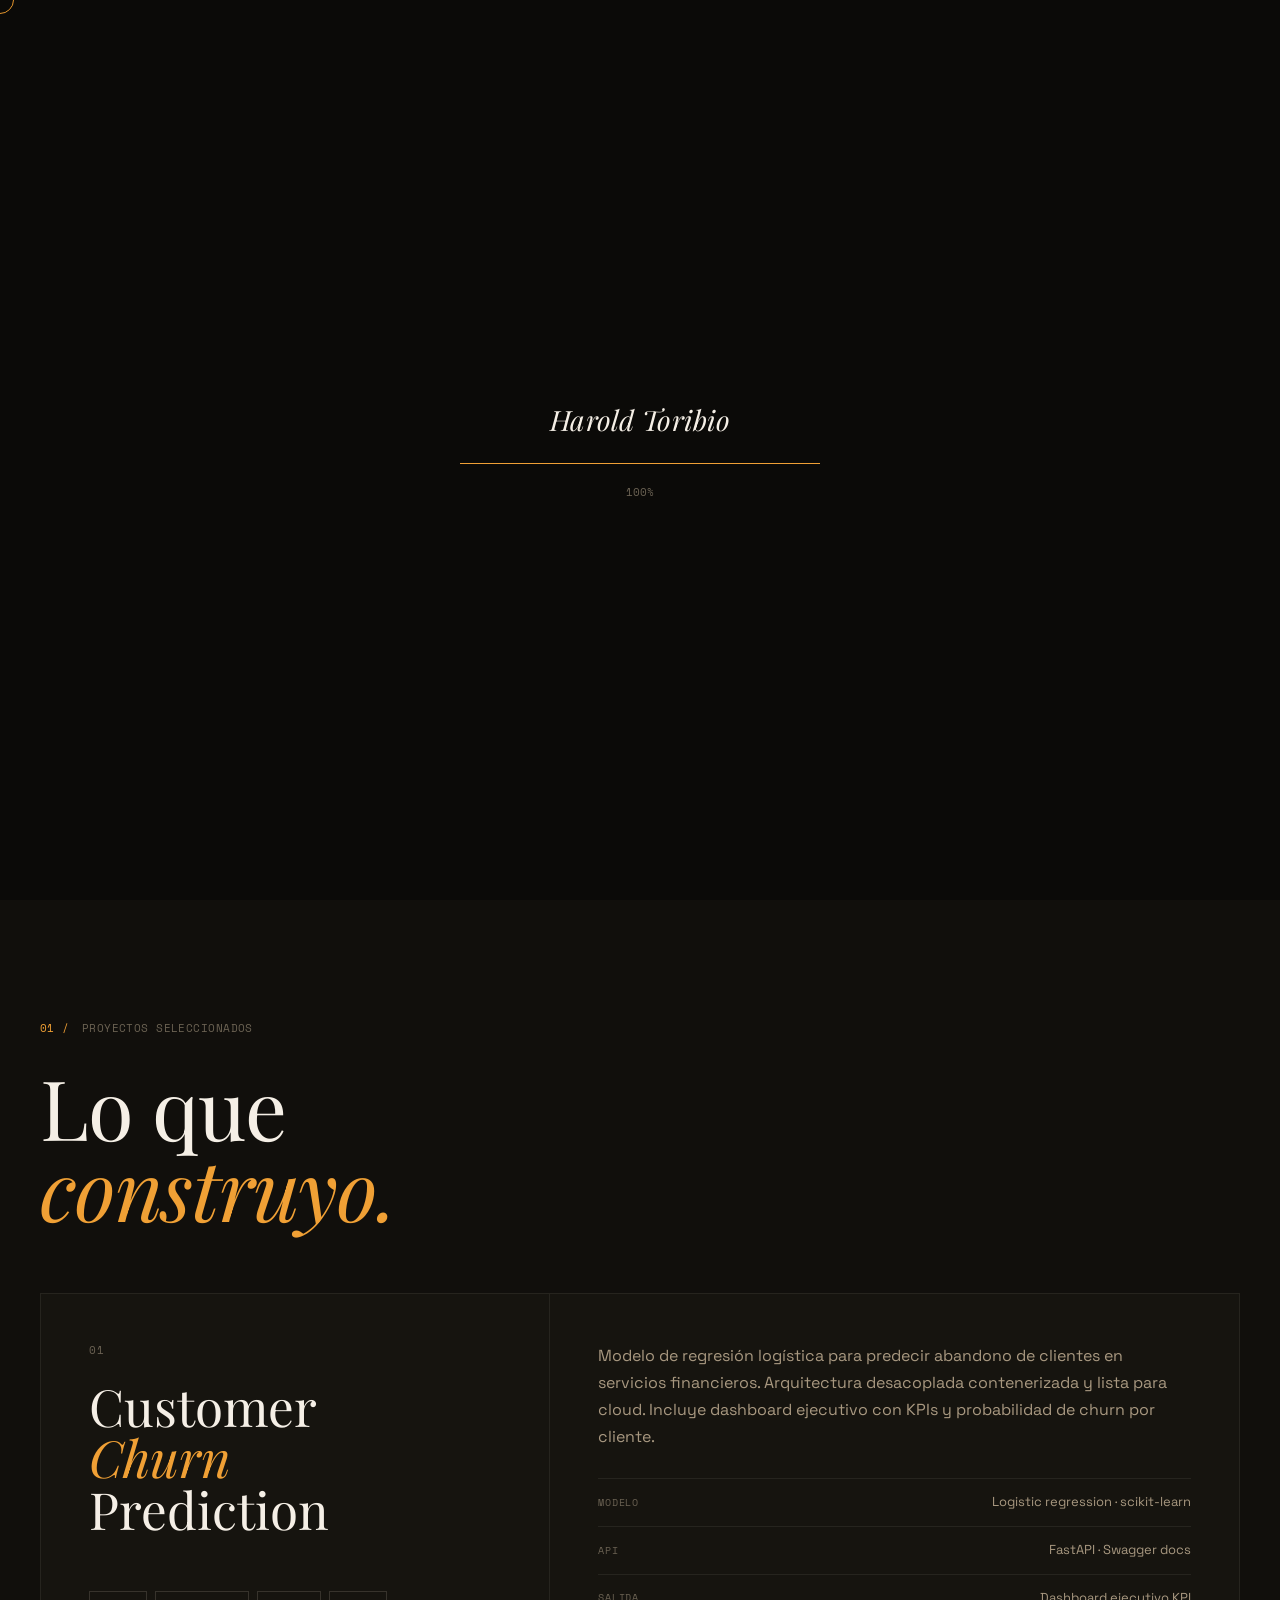
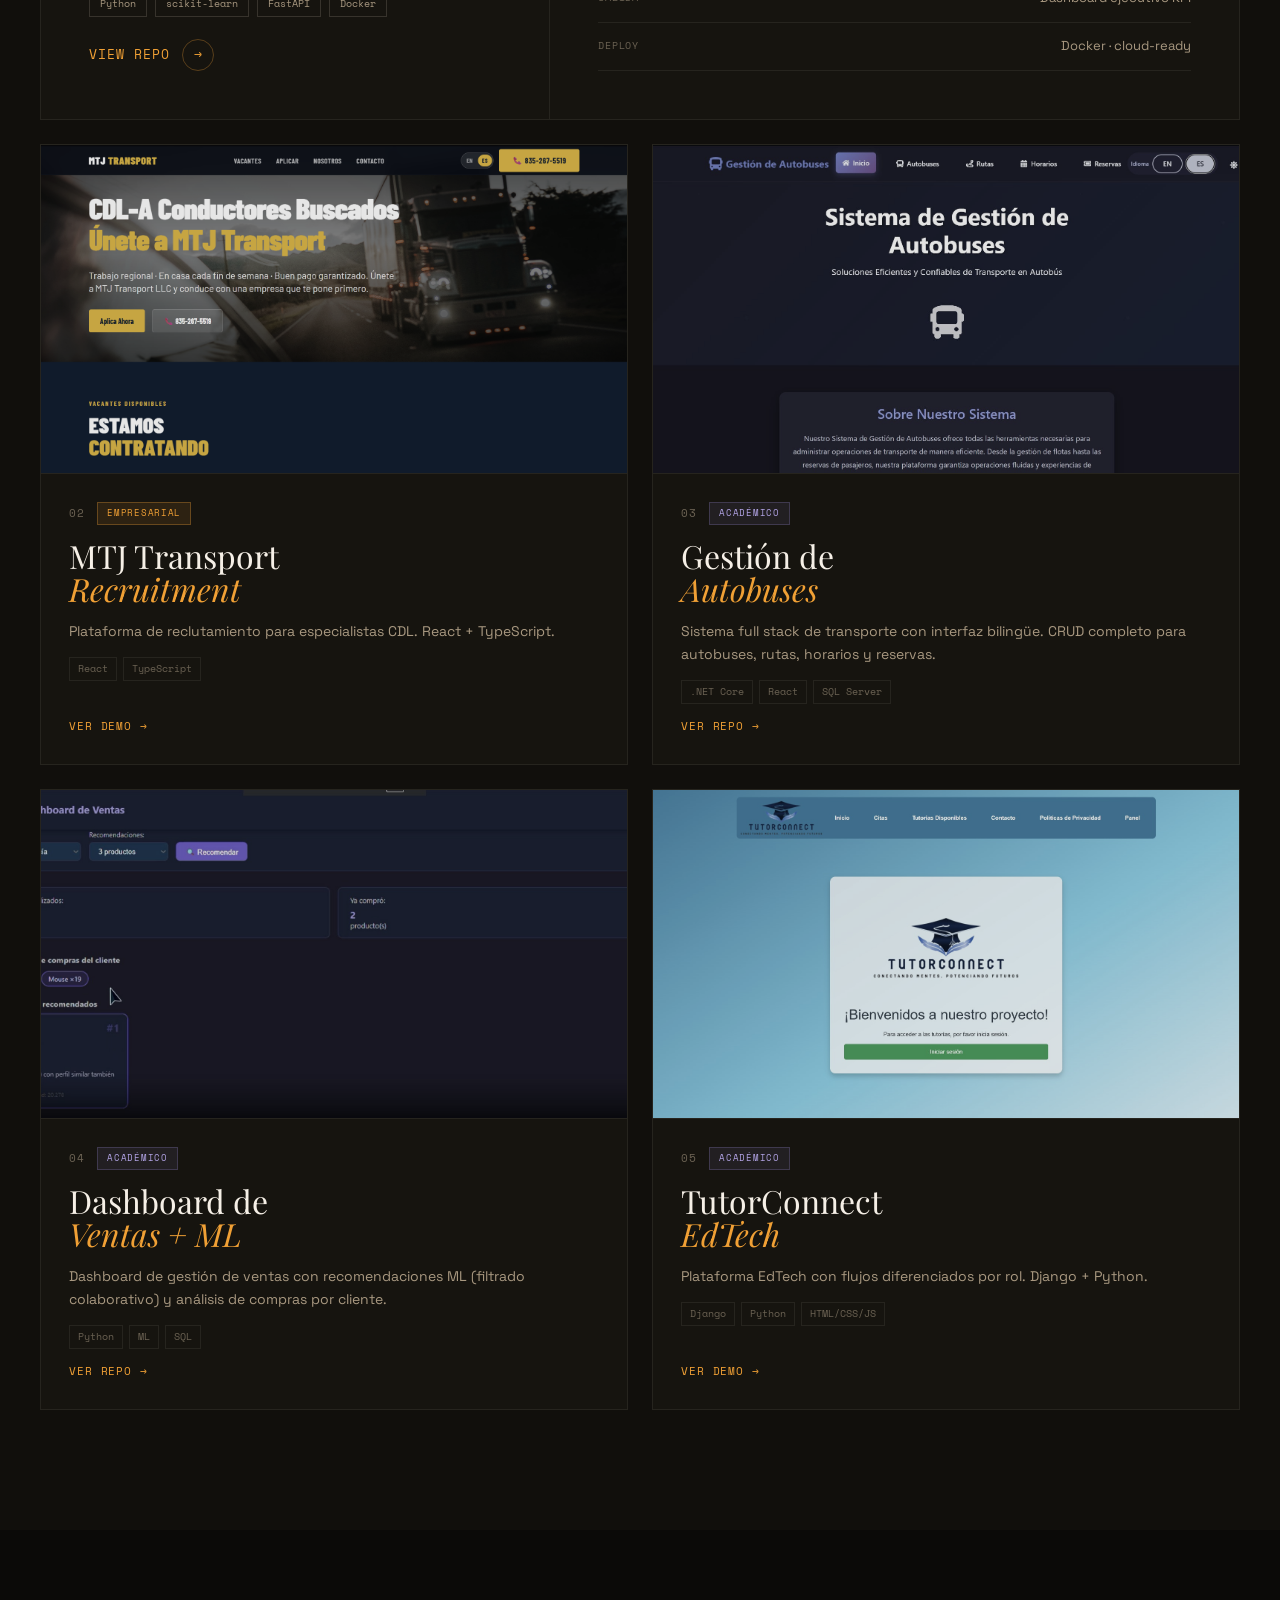
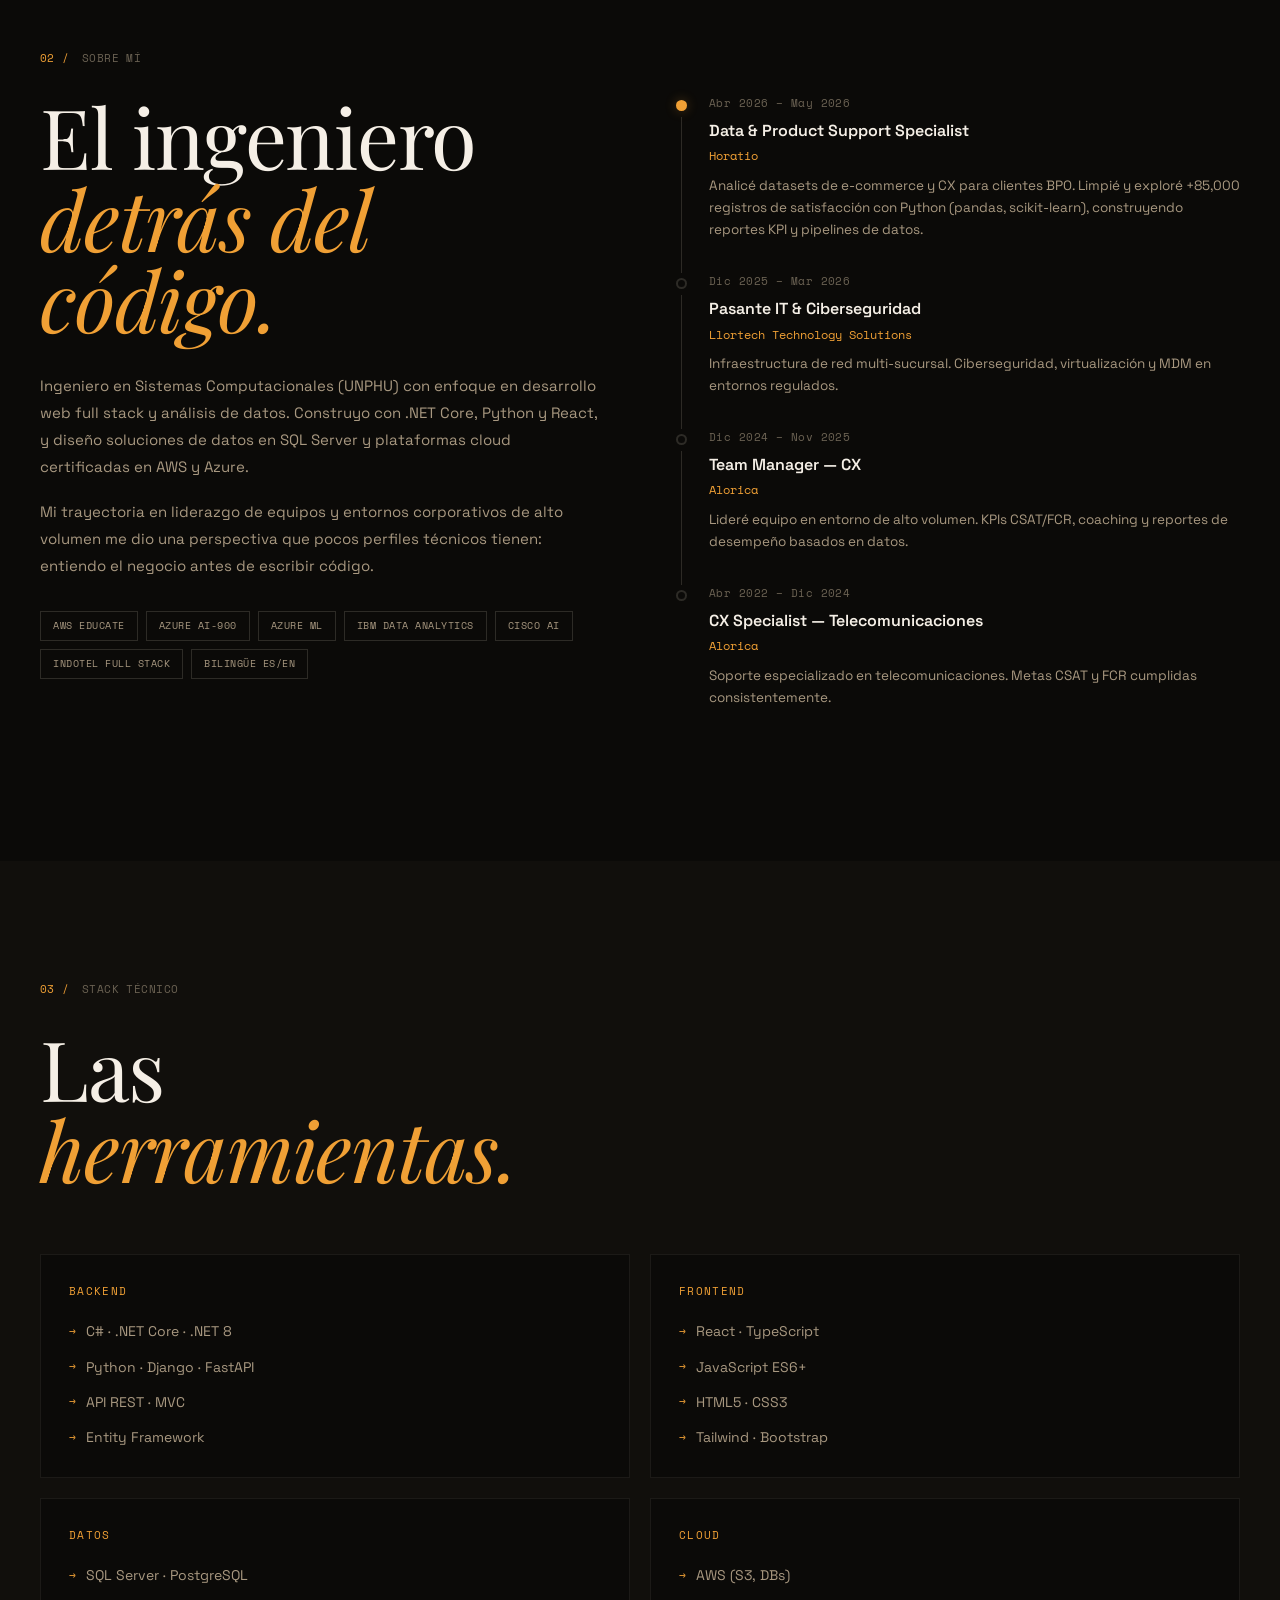
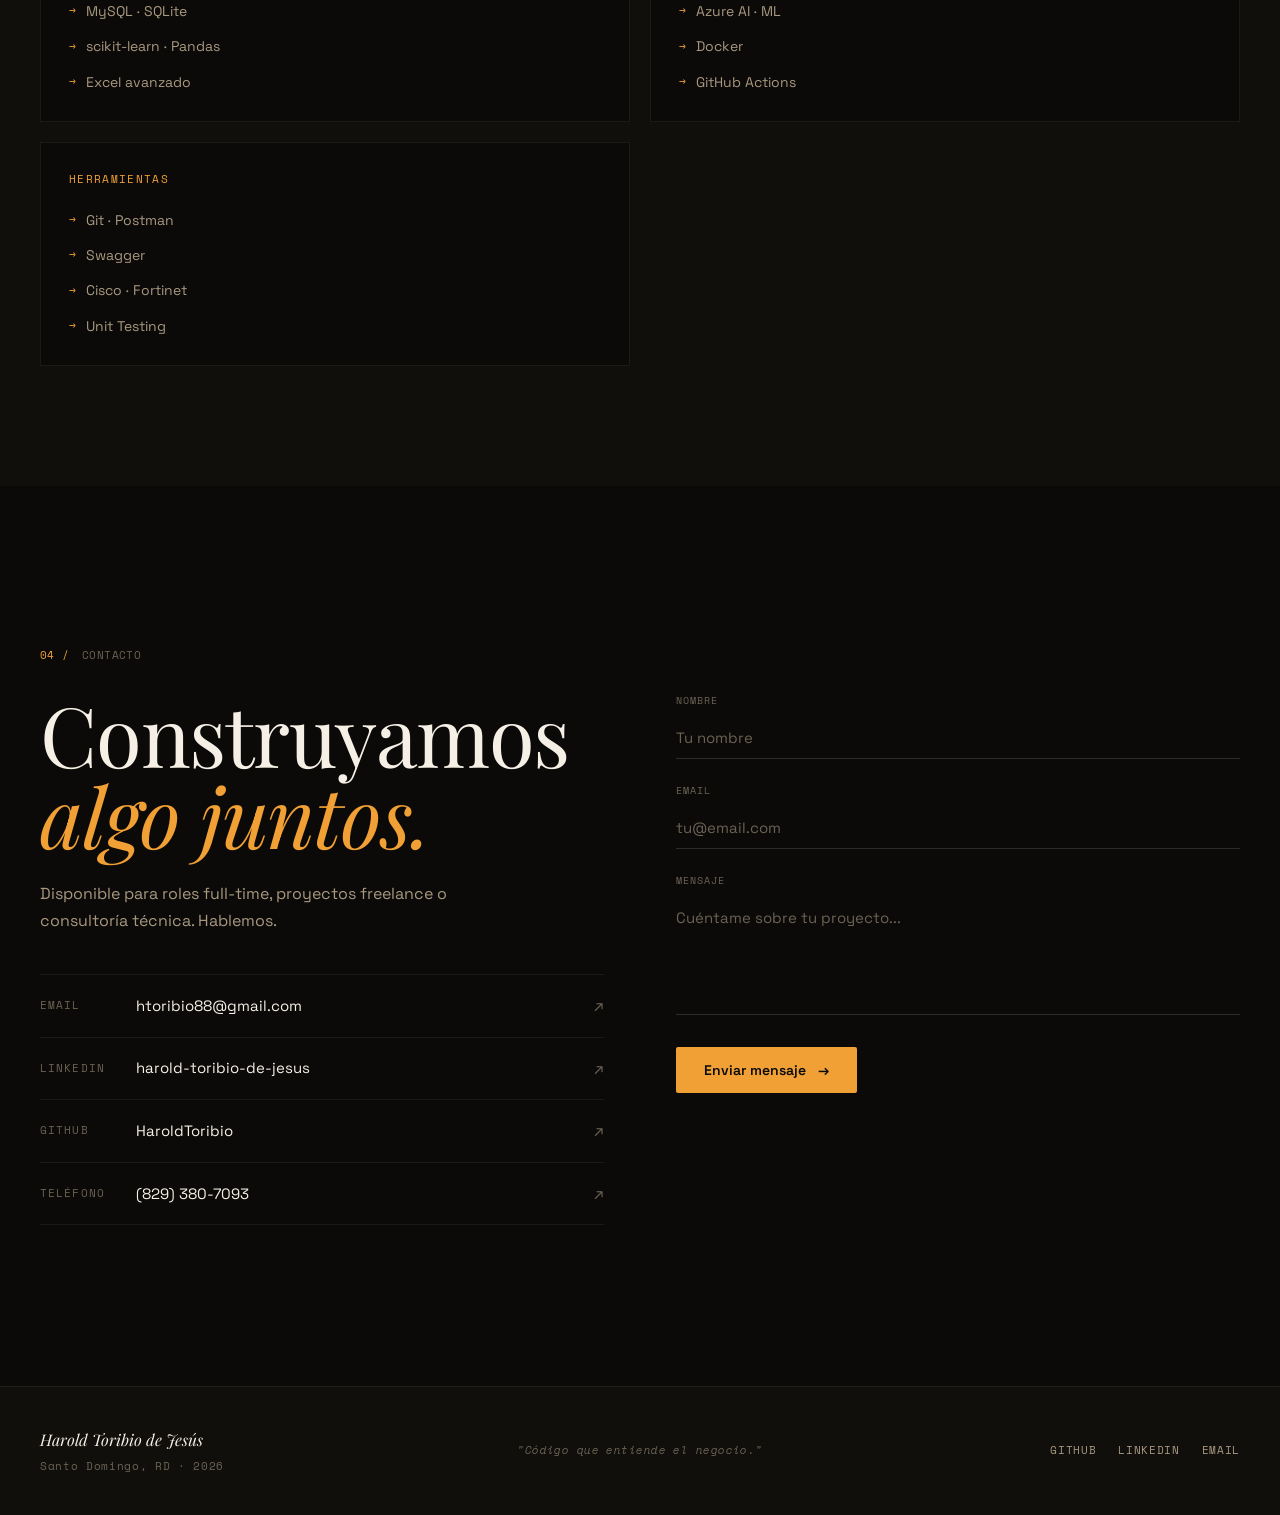
<file: index.html>
<!DOCTYPE html>
<html lang="es">
<head>
  <meta charset="UTF-8"/>
  <meta name="viewport" content="width=device-width, initial-scale=1.0"/>
  <meta name="description" content="Harold Toribio — Full Stack Developer & Data Analyst. Ingeniero en Sistemas Computacionales, Santo Domingo RD."/>
  <title>Harold Toribio</title>
  <link rel="preconnect" href="https://fonts.googleapis.com"/>
  <link rel="preconnect" href="https://fonts.gstatic.com" crossorigin/>
  <link href="https://fonts.googleapis.com/css2?family=Playfair+Display:ital,wght@0,400;0,700;0,900;1,400;1,700&family=Space+Grotesk:wght@300;400;500;600;700&family=Space+Mono:ital,wght@0,400;0,700;1,400&display=swap" rel="stylesheet"/>
  <link rel="stylesheet" href="style.css"/>
</head>
<body>

<!-- ░░ CURSOR ░░ -->
<div id="cur" class="cur"></div>

<!-- ░░ LOADER ░░ -->
<div id="loader" class="loader">
  <div class="loader-inner">
    <span class="loader-name">Harold Toribio</span>
    <div class="loader-bar"><div class="loader-fill" id="loaderFill"></div></div>
    <span class="loader-pct" id="loaderPct">0%</span>
  </div>
</div>

<!-- ░░ NAV ░░ -->
<header class="nav" id="nav">
  <a href="#" class="nav-logo">HT</a>
  <nav class="nav-links">
    <a href="#work" data-en="Work" data-es="Trabajo">Trabajo</a>
    <a href="#about" data-en="About" data-es="Sobre mí">Sobre mí</a>
    <a href="#stack" data-en="Stack" data-es="Stack">Stack</a>
    <a href="#contact" data-en="Contact" data-es="Contacto">Contacto</a>
  </nav>
  <div class="nav-right">
    <button class="lang-toggle" id="langToggle">EN</button>
    <a href="Harold-Toribio-CV.pdf" download class="nav-cta">
      <span data-en="Resume" data-es="CV">CV</span> ↓
    </a>
  </div>
  <button class="nav-burger" id="burger"><span></span><span></span></button>
</header>

<div class="mob-menu" id="mobMenu">
  <a href="#work" class="mob-link">Trabajo</a>
  <a href="#about" class="mob-link">Sobre mí</a>
  <a href="#stack" class="mob-link">Stack</a>
  <a href="#contact" class="mob-link">Contacto</a>
  <a href="Harold-Toribio-CV.pdf" download class="mob-link mob-cv">Descargar CV ↓</a>
</div>

<!-- ░░░░░░░░░░░░░░░░░░░░░░░░░░░
     SCENE 1 — HERO
░░░░░░░░░░░░░░░░░░░░░░░░░░░ -->
<section class="scene" id="hero">
  <div class="hero-split">

    <!-- LEFT: text -->
    <div class="hero-text">
      <p class="hero-eyebrow cin-fade" style="--d:.1s">
        <span class="dot-pulse"></span>
        <span data-en="Available · Santo Domingo, RD" data-es="Disponible · Santo Domingo, RD">Disponible · Santo Domingo, RD</span>
      </p>

      <h1 class="hero-headline cin-fade" style="--d:.25s">
        <span class="h-line" data-en="Code that" data-es="Código que">Código que</span>
        <span class="h-line italic-serif" data-en="understands" data-es="entiende el">entiende el</span>
        <span class="h-line" data-en="business." data-es="negocio.">negocio.</span>
      </h1>

      <p class="hero-sub cin-fade" style="--d:.45s">
        <span data-en="Full Stack Developer & Data Analyst" data-es="Desarrollador Full Stack & Analista de Datos">Full Stack Developer & Data Analyst</span>
      </p>

      <div class="hero-actions cin-fade" style="--d:.6s">
        <a href="#work" class="btn-main">
          <span data-en="See my work" data-es="Ver proyectos">See my work</span>
          <svg width="16" height="16" viewBox="0 0 16 16"><path d="M3 8h10M9 4l4 4-4 4" stroke="currentColor" stroke-width="1.5" fill="none" stroke-linecap="round" stroke-linejoin="round"/></svg>
        </a>
        <a href="#contact" class="btn-ghost">
          <span data-en="Get in touch" data-es="Hablemos">Get in touch</span>
        </a>
      </div>

      <div class="hero-kpis cin-fade" style="--d:.75s">
        <div class="kpi">
          <span class="kpi-n">6+</span>
          <span class="kpi-l" data-en="Projects" data-es="Proyectos">Projects</span>
        </div>
        <div class="kpi-sep"></div>
        <div class="kpi">
          <span class="kpi-n">85K+</span>
          <span class="kpi-l" data-en="Records analyzed" data-es="Registros analizados">Records analyzed</span>
        </div>
        <div class="kpi-sep"></div>
        <div class="kpi">
          <span class="kpi-n">2</span>
          <span class="kpi-l" data-en="Cloud certs" data-es="Certs cloud">Cloud certs</span>
        </div>
      </div>
    </div>

    <!-- RIGHT: photo -->
    <div class="hero-photo-frame cin-fade" style="--d:.3s">
      <div class="hero-photo-inner">
        <img src="img/profile.webp" alt="Harold Toribio" class="hero-photo"/>
        <div class="photo-overlay"></div>
      </div>
      <div class="photo-tag">
        <span class="mono-xs">Ing. Sistemas Computacionales</span>
        <span class="mono-xs accent-text">UNPHU · 2026</span>
      </div>
    </div>

  </div>

  <!-- scroll cue -->
  <div class="scroll-cue">
    <div class="scroll-wheel"><div class="scroll-dot"></div></div>
    <span class="mono-xs" data-en="scroll" data-es="scroll">scroll</span>
  </div>
</section>

<!-- ░░░░░░░░░░░░░░░░░░░░░░░░░░░
     SCENE 2 — WORK
░░░░░░░░░░░░░░░░░░░░░░░░░░░ -->
<section class="scene scene-dark" id="work">
  <div class="scene-inner">

    <div class="scene-label">
      <span class="mono-xs accent-text">01 /</span>
      <span class="mono-xs" data-en="Selected work" data-es="Proyectos seleccionados">Proyectos seleccionados</span>
    </div>

    <h2 class="scene-title cin-rise">
      <span data-en="What I" data-es="Lo que">Lo que</span><br>
      <em data-en="build." data-es="construyo.">construyo.</em>
    </h2>

    <!-- FEATURED -->
    <div class="feat-project cin-rise">
      <div class="feat-left">
        <div class="feat-number mono-xs">01</div>
        <h3 class="feat-title">
          Customer<br>
          <em>Churn</em><br>
          Prediction
        </h3>
        <div class="feat-tags">
          <span>Python</span><span>scikit-learn</span><span>FastAPI</span><span>Docker</span>
        </div>
        <a href="https://github.com/HaroldToribio/customer-churn-prediction-system" target="_blank" class="proj-arrow-link">
          <span data-en="View repo" data-es="Ver repo">View repo</span>
          <span class="arrow-circle">→</span>
        </a>
      </div>
      <div class="feat-right">
        <p class="feat-desc" data-en="Logistic regression model to predict customer churn in financial services. Decoupled backend/frontend architecture, containerized and cloud-ready. Includes an executive dashboard with KPIs and per-client churn probability." data-es="Modelo de regresión logística para predecir abandono de clientes en servicios financieros. Arquitectura desacoplada contenerizada y lista para cloud. Incluye dashboard ejecutivo con KPIs y probabilidad de churn por cliente.">
          Modelo de regresión logística para predecir abandono de clientes en servicios financieros. Arquitectura desacoplada contenerizada y lista para cloud. Incluye dashboard ejecutivo con KPIs y probabilidad de churn por cliente.
        </p>
        <div class="feat-specs">
          <div class="spec-row"><span class="spec-k" data-en="Model" data-es="Modelo">Modelo</span><span class="spec-v">Logistic regression · scikit-learn</span></div>
          <div class="spec-row"><span class="spec-k">API</span><span class="spec-v">FastAPI · Swagger docs</span></div>
          <div class="spec-row"><span class="spec-k" data-en="Output" data-es="Salida">Salida</span><span class="spec-v" data-en="Executive KPI dashboard" data-es="Dashboard ejecutivo KPI">Dashboard ejecutivo KPI</span></div>
          <div class="spec-row"><span class="spec-k">Deploy</span><span class="spec-v">Docker · cloud-ready</span></div>
        </div>
      </div>
    </div>

    <!-- GRID -->
    <div class="proj-grid">

      <article class="proj-card cin-rise" style="--ri:0">
        <div class="proj-img-box">
          <img src="img/projects/mtjtransport.png" alt="MTJ Transport" class="proj-thumb"/>
        </div>
        <div class="proj-card-body">
          <div class="proj-card-top">
            <span class="proj-idx mono-xs">02</span>
            <span class="proj-badge biz" data-en="Business" data-es="Empresarial">Empresarial</span>
          </div>
          <h3 class="proj-card-title">MTJ Transport<br><em>Recruitment</em></h3>
          <p class="proj-card-desc" data-en="CDL specialist recruitment platform. React + TypeScript, focused on application UX." data-es="Plataforma de reclutamiento para especialistas CDL. React + TypeScript, enfocada en UX del proceso de aplicación.">Plataforma de reclutamiento para especialistas CDL. React + TypeScript.</p>
          <div class="proj-card-stack"><span>React</span><span>TypeScript</span></div>
          <a href="https://mtjtransport.netlify.app/" target="_blank" class="proj-card-link">
            <span data-en="Live demo" data-es="Ver demo">Ver demo</span> →
          </a>
        </div>
      </article>

      <article class="proj-card cin-rise" style="--ri:1">
        <div class="proj-img-box">
          <img src="img/projects/busmanagement.jpg" alt="Sistema de Gestión de Autobuses" class="proj-thumb"/>
        </div>
        <div class="proj-card-body">
          <div class="proj-card-top">
            <span class="proj-idx mono-xs">03</span>
            <span class="proj-badge acad" data-en="Academic" data-es="Académico">Académico</span>
          </div>
          <h3 class="proj-card-title">Gestión de<br><em>Autobuses</em></h3>
          <p class="proj-card-desc" data-en="Full stack transport system with bilingual UI. Complete CRUD for buses, routes, schedules and reservations. Automation that reduced operational errors." data-es="Sistema full stack de transporte con interfaz bilingüe. CRUD completo para autobuses, rutas, horarios y reservas. Automatización que redujo errores operativos.">Sistema full stack de transporte con interfaz bilingüe. CRUD completo para autobuses, rutas, horarios y reservas.</p>
          <div class="proj-card-stack"><span>.NET Core</span><span>React</span><span>SQL Server</span></div>
          <a href="https://github.com/HaroldToribio/BusManagementSystem" target="_blank" class="proj-card-link">
            <span data-en="View repo" data-es="Ver repo">Ver repo</span> →
          </a>
        </div>
      </article>

      <article class="proj-card cin-rise" style="--ri:2">
        <div class="proj-img-box">
          <img src="img/projects/inventory.jpg" alt="Dashboard de Ventas con recomendaciones ML" class="proj-thumb"/>
        </div>
        <div class="proj-card-body">
          <div class="proj-card-top">
            <span class="proj-idx mono-xs">04</span>
            <span class="proj-badge acad" data-en="Academic" data-es="Académico">Académico</span>
          </div>
          <h3 class="proj-card-title">Dashboard de<br><em>Ventas + ML</em></h3>
          <p class="proj-card-desc" data-en="Sales management dashboard with ML-powered product recommendations (collaborative filtering) and customer purchase analysis." data-es="Dashboard de gestión de ventas con recomendaciones de productos basadas en ML (filtrado colaborativo) y análisis de compras por cliente.">Dashboard de gestión de ventas con recomendaciones ML (filtrado colaborativo) y análisis de compras por cliente.</p>
          <div class="proj-card-stack"><span>Python</span><span>ML</span><span>SQL</span></div>
          <a href="https://github.com/HaroldToribio/product-sales-system" target="_blank" class="proj-card-link">
            <span data-en="View repo" data-es="Ver repo">Ver repo</span> →
          </a>
        </div>
      </article>

      <article class="proj-card cin-rise" style="--ri:3">
        <div class="proj-img-box">
          <img src="img/projects/tutorconnect.jpg" alt="TutorConnect" class="proj-thumb"/>
        </div>
        <div class="proj-card-body">
          <div class="proj-card-top">
            <span class="proj-idx mono-xs">05</span>
            <span class="proj-badge acad" data-en="Academic" data-es="Académico">Académico</span>
          </div>
          <h3 class="proj-card-title">TutorConnect<br><em>EdTech</em></h3>
          <p class="proj-card-desc" data-en="EdTech platform with role-differentiated flows (tutor/student), responsive design and modular structure." data-es="Plataforma EdTech con flujos diferenciados por rol (tutor/estudiante), diseño responsivo y estructura modular.">Plataforma EdTech con flujos diferenciados por rol. Django + Python.</p>
          <div class="proj-card-stack"><span>Django</span><span>Python</span><span>HTML/CSS/JS</span></div>
          <a href="https://github.com/HaroldToribio/TutorConnect" target="_blank" class="proj-card-link">
            <span data-en="View demo" data-es="Ver demo">Ver demo</span> →
          </a>
        </div>
      </article>

    </div>
  </div>
</section>

<!-- ░░░░░░░░░░░░░░░░░░░░░░░░░░░
     SCENE 3 — ABOUT
░░░░░░░░░░░░░░░░░░░░░░░░░░░ -->
<section class="scene" id="about">
  <div class="scene-inner">
    <div class="scene-label">
      <span class="mono-xs accent-text">02 /</span>
      <span class="mono-xs" data-en="About me" data-es="Sobre mí">Sobre mí</span>
    </div>

    <div class="about-split">
      <div class="about-left cin-rise">
        <h2 class="scene-title">
          <span data-en="The engineer" data-es="El ingeniero">El ingeniero</span><br>
          <em data-en="behind the code." data-es="detrás del código.">detrás del código.</em>
        </h2>
        <div class="about-body">
          <p data-en="Computer Systems Engineer (UNPHU) focused on full stack development and data analysis. I build with .NET Core, Python and React, and design data solutions on SQL Server and cloud platforms certified in AWS and Azure." data-es="Ingeniero en Sistemas Computacionales (UNPHU) con enfoque en desarrollo web full stack y análisis de datos. Construyo con .NET Core, Python y React, y diseño soluciones de datos en SQL Server y plataformas cloud certificadas en AWS y Azure.">
            Ingeniero en Sistemas Computacionales (UNPHU) con enfoque en desarrollo web full stack y análisis de datos. Construyo con .NET Core, Python y React, y diseño soluciones de datos en SQL Server y plataformas cloud certificadas en AWS y Azure.
          </p>
          <p data-en="My path in team leadership and high-volume corporate environments gave me a perspective few technical profiles have: I understand the business before I write a line of code. When precision isn't optional — that makes all the difference." data-es="Mi trayectoria en liderazgo de equipos y entornos corporativos de alto volumen me dio una perspectiva que pocos perfiles técnicos tienen: entiendo el negocio antes de escribir código. Cuando la precisión no es opcional, eso marca la diferencia.">
            Mi trayectoria en liderazgo de equipos y entornos corporativos de alto volumen me dio una perspectiva que pocos perfiles técnicos tienen: entiendo el negocio antes de escribir código.
          </p>
        </div>
        <div class="about-badges">
          <span>AWS Educate</span>
          <span>Azure AI-900</span>
          <span>Azure ML</span>
          <span>IBM Data Analytics</span>
          <span>Cisco AI</span>
          <span>INDOTEL Full Stack</span>
          <span data-en="Bilingual ES/EN" data-es="Bilingüe ES/EN">Bilingüe ES/EN</span>
        </div>
      </div>

      <div class="about-right cin-rise">
        <div class="exp-list">
          <div class="exp-entry">
            <div class="exp-line-wrap">
              <div class="exp-dot active"></div>
              <div class="exp-vline"></div>
            </div>
            <div class="exp-content">
              <span class="exp-period mono-xs">Abr 2026 – May 2026</span>
              <strong class="exp-role" data-en="Data & Product Support Specialist" data-es="Data & Product Support Specialist">Data &amp; Product Support Specialist</strong>
              <span class="exp-co accent-text">Horatio</span>
              <p class="exp-detail" data-en="Analyzed e-commerce & CX datasets for BPO clients. Cleaned and explored 85,000+ customer satisfaction records with Python (pandas, scikit-learn), building KPI reports and data pipelines." data-es="Analicé datasets de e-commerce y CX para clientes BPO. Limpié y exploré +85,000 registros de satisfacción con Python (pandas, scikit-learn), construyendo reportes KPI y pipelines de datos.">Analicé datasets de e-commerce y CX para clientes BPO. Limpié y exploré +85,000 registros de satisfacción con Python (pandas, scikit-learn), construyendo reportes KPI y pipelines de datos.</p>
            </div>
          </div>
          <div class="exp-entry">
            <div class="exp-line-wrap">
              <div class="exp-dot"></div>
              <div class="exp-vline"></div>
            </div>
            <div class="exp-content">
              <span class="exp-period mono-xs">Dic 2025 – Mar 2026</span>
              <strong class="exp-role" data-en="IT & Cybersecurity Intern" data-es="Pasante IT & Ciberseguridad">Pasante IT &amp; Ciberseguridad</strong>
              <span class="exp-co accent-text">Llortech Technology Solutions</span>
              <p class="exp-detail" data-en="Multi-branch network infrastructure (WAN, VoIP, Cisco · Fortinet · Ubiquiti). Cybersecurity, virtualization and MDM in regulated environments." data-es="Infraestructura de red multi-sucursal (WAN, VoIP, Cisco · Fortinet · Ubiquiti). Ciberseguridad, virtualización y MDM en entornos regulados.">Infraestructura de red multi-sucursal. Ciberseguridad, virtualización y MDM en entornos regulados.</p>
            </div>
          </div>
          <div class="exp-entry">
            <div class="exp-line-wrap">
              <div class="exp-dot"></div>
              <div class="exp-vline"></div>
            </div>
            <div class="exp-content">
              <span class="exp-period mono-xs">Dic 2024 – Nov 2025</span>
              <strong class="exp-role" data-en="Team Manager — CX" data-es="Team Manager — CX">Team Manager — CX</strong>
              <span class="exp-co accent-text">Alorica</span>
              <p class="exp-detail" data-en="Led a team in a high-volume environment. KPI management (CSAT, FCR), coaching and data-driven performance reports." data-es="Lideré equipo en entorno de alto volumen. Gestión de KPIs (CSAT, FCR), coaching y reportes de desempeño basados en datos.">Lideré equipo en entorno de alto volumen. KPIs CSAT/FCR, coaching y reportes de desempeño basados en datos.</p>
            </div>
          </div>
          <div class="exp-entry">
            <div class="exp-line-wrap">
              <div class="exp-dot"></div>
            </div>
            <div class="exp-content">
              <span class="exp-period mono-xs">Abr 2022 – Dic 2024</span>
              <strong class="exp-role" data-en="CX Specialist — Telecom" data-es="CX Specialist — Telecomunicaciones">CX Specialist — Telecomunicaciones</strong>
              <span class="exp-co accent-text">Alorica</span>
              <p class="exp-detail" data-en="Specialized support for telecom clients. Consistent CSAT and FCR targets met in high-impact escalations." data-es="Soporte especializado para clientes de telecomunicaciones. Metas CSAT y FCR cumplidas consistentemente en escalaciones de alto impacto.">Soporte especializado en telecomunicaciones. Metas CSAT y FCR cumplidas consistentemente.</p>
            </div>
          </div>
        </div>
      </div>
    </div>
  </div>
</section>

<!-- ░░░░░░░░░░░░░░░░░░░░░░░░░░░
     SCENE 4 — STACK
░░░░░░░░░░░░░░░░░░░░░░░░░░░ -->
<section class="scene scene-dark" id="stack">
  <div class="scene-inner">
    <div class="scene-label">
      <span class="mono-xs accent-text">03 /</span>
      <span class="mono-xs" data-en="Tech stack" data-es="Stack técnico">Stack técnico</span>
    </div>
    <h2 class="scene-title cin-rise">
      <span data-en="Tools of" data-es="Las">Las</span><br>
      <em data-en="the craft." data-es="herramientas.">herramientas.</em>
    </h2>

    <div class="stack-bento">
      <div class="bento-card bento-lg cin-rise" style="--ri:0">
        <span class="bento-label mono-xs" data-en="Backend" data-es="Backend">Backend</span>
        <ul class="bento-list">
          <li><span class="tech-bullet">→</span>C# · .NET Core · .NET 8</li>
          <li><span class="tech-bullet">→</span>Python · Django · FastAPI</li>
          <li><span class="tech-bullet">→</span>API REST · MVC</li>
          <li><span class="tech-bullet">→</span>Entity Framework</li>
        </ul>
      </div>
      <div class="bento-card bento-md cin-rise" style="--ri:1">
        <span class="bento-label mono-xs" data-en="Frontend" data-es="Frontend">Frontend</span>
        <ul class="bento-list">
          <li><span class="tech-bullet">→</span>React · TypeScript</li>
          <li><span class="tech-bullet">→</span>JavaScript ES6+</li>
          <li><span class="tech-bullet">→</span>HTML5 · CSS3</li>
          <li><span class="tech-bullet">→</span>Tailwind · Bootstrap</li>
        </ul>
      </div>
      <div class="bento-card bento-md cin-rise" style="--ri:2">
        <span class="bento-label mono-xs" data-en="Data" data-es="Datos">Datos</span>
        <ul class="bento-list">
          <li><span class="tech-bullet">→</span>SQL Server · PostgreSQL</li>
          <li><span class="tech-bullet">→</span>MySQL · SQLite</li>
          <li><span class="tech-bullet">→</span>scikit-learn · Pandas</li>
          <li><span class="tech-bullet">→</span>Excel avanzado</li>
        </ul>
      </div>
      <div class="bento-card bento-sm cin-rise" style="--ri:3">
        <span class="bento-label mono-xs">Cloud</span>
        <ul class="bento-list">
          <li><span class="tech-bullet">→</span>AWS (S3, DBs)</li>
          <li><span class="tech-bullet">→</span>Azure AI · ML</li>
          <li><span class="tech-bullet">→</span>Docker</li>
          <li><span class="tech-bullet">→</span>GitHub Actions</li>
        </ul>
      </div>
      <div class="bento-card bento-sm cin-rise" style="--ri:4">
        <span class="bento-label mono-xs" data-en="Tools" data-es="Herramientas">Herramientas</span>
        <ul class="bento-list">
          <li><span class="tech-bullet">→</span>Git · Postman</li>
          <li><span class="tech-bullet">→</span>Swagger</li>
          <li><span class="tech-bullet">→</span>Cisco · Fortinet</li>
          <li><span class="tech-bullet">→</span>Unit Testing</li>
        </ul>
      </div>
    </div>
  </div>
</section>

<!-- ░░░░░░░░░░░░░░░░░░░░░░░░░░░
     SCENE 5 — CONTACT
░░░░░░░░░░░░░░░░░░░░░░░░░░░ -->
<section class="scene" id="contact">
  <div class="scene-inner">
    <div class="scene-label">
      <span class="mono-xs accent-text">04 /</span>
      <span class="mono-xs" data-en="Get in touch" data-es="Contacto">Contacto</span>
    </div>

    <div class="contact-split">
      <div class="contact-left cin-rise">
        <h2 class="scene-title">
          <span data-en="Let's build" data-es="Construyamos">Construyamos</span><br>
          <em data-en="something." data-es="algo juntos.">algo juntos.</em>
        </h2>
        <p class="contact-sub" data-en="Open to full-time roles, freelance projects or technical consulting. Let's talk." data-es="Disponible para roles full-time, proyectos freelance o consultoría técnica. Hablemos.">
          Disponible para roles full-time, proyectos freelance o consultoría técnica. Hablemos.
        </p>
        <div class="contact-links">
          <a href="mailto:htoribio88@gmail.com" class="contact-item">
            <span class="ci-label mono-xs">Email</span>
            <span class="ci-value">htoribio88@gmail.com</span>
            <span class="ci-arr">↗</span>
          </a>
          <a href="https://www.linkedin.com/in/harold-toribio-de-jesus-54bbb8230" target="_blank" class="contact-item">
            <span class="ci-label mono-xs">LinkedIn</span>
            <span class="ci-value">harold-toribio-de-jesus</span>
            <span class="ci-arr">↗</span>
          </a>
          <a href="https://github.com/HaroldToribio" target="_blank" class="contact-item">
            <span class="ci-label mono-xs">GitHub</span>
            <span class="ci-value">HaroldToribio</span>
            <span class="ci-arr">↗</span>
          </a>
          <a href="tel:+18293807093" class="contact-item">
            <span class="ci-label mono-xs" data-en="Phone" data-es="Teléfono">Teléfono</span>
            <span class="ci-value">(829) 380-7093</span>
            <span class="ci-arr">↗</span>
          </a>
        </div>
      </div>

      <div class="contact-right cin-rise">
        <form id="contactForm" class="c-form">
          <div class="c-field">
            <label data-en="Name" data-es="Nombre">Nombre</label>
            <input type="text" required placeholder="Tu nombre" data-ph-en="Your name" data-ph-es="Tu nombre"/>
          </div>
          <div class="c-field">
            <label>Email</label>
            <input type="email" required placeholder="tu@email.com" data-ph-en="you@email.com" data-ph-es="tu@email.com"/>
          </div>
          <div class="c-field">
            <label data-en="Message" data-es="Mensaje">Mensaje</label>
            <textarea rows="5" required placeholder="Cuéntame sobre tu proyecto..." data-ph-en="Tell me about your project..." data-ph-es="Cuéntame sobre tu proyecto..."></textarea>
          </div>
          <button type="submit" class="c-submit">
            <span class="c-submit-text" data-en="Send message" data-es="Enviar mensaje">Enviar mensaje</span>
            <span class="c-submit-icon">→</span>
          </button>
        </form>
      </div>
    </div>
  </div>
</section>

<!-- ░░ FOOTER ░░ -->
<footer class="footer">
  <div class="footer-left">
    <span class="footer-name">Harold Toribio de Jesús</span>
    <span class="mono-xs footer-loc">Santo Domingo, RD · 2026</span>
  </div>
  <div class="footer-center mono-xs">
    "Código que entiende el negocio."
  </div>
  <div class="footer-right">
    <a href="https://github.com/HaroldToribio" target="_blank">GitHub</a>
    <a href="https://www.linkedin.com/in/harold-toribio-de-jesus-54bbb8230" target="_blank">LinkedIn</a>
    <a href="mailto:htoribio88@gmail.com">Email</a>
  </div>
</footer>

<script src="script.js"></script>
</body>
</html>
</file>
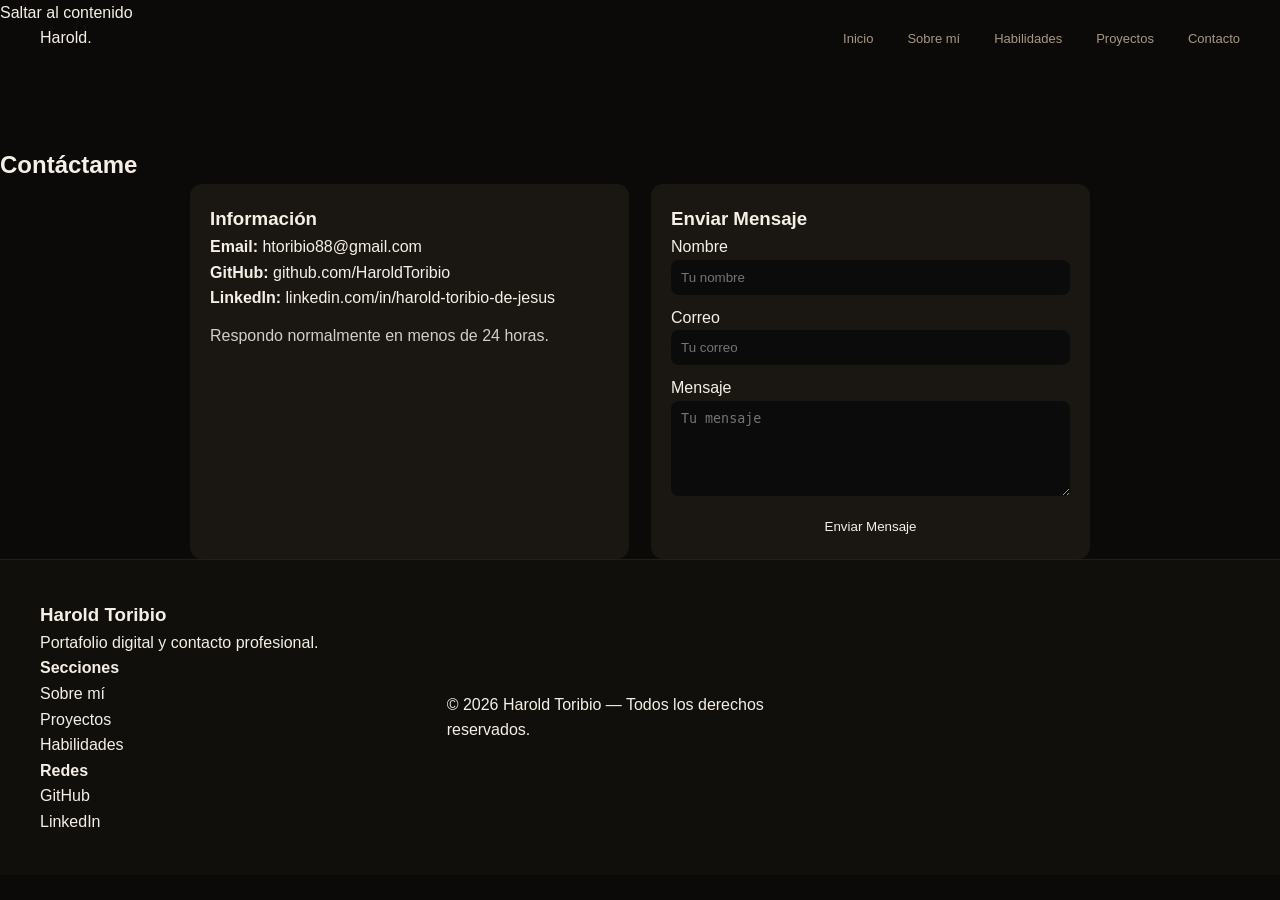
<file: contact.html>
<!DOCTYPE html>
<html lang="es">
<head>
  <meta charset="utf-8" />
  <meta name="viewport" content="width=device-width, initial-scale=1" />
  <title>Contacto | Harold Toribio</title>
  <meta name="description" content="Formulario de contacto para comunicarse con Harold Toribio — Desarrollador Full Stack en formación.">
  <link rel="stylesheet" href="style.css">
  <script src="main.js" defer></script>
</head>
<body>

  <a class="skip-link" href="#main">Saltar al contenido</a>

  <header role="banner">
    <nav role="navigation" aria-label="Menú principal" class="nav">
      <div class="nav-left"><a class="logo" href="index.html">Harold<span class="accent">.</span></a></div>
      <button class="menu-btn" aria-label="Abrir menú" aria-expanded="false" aria-controls="primary-navigation"><i class="ri-menu-line"></i></button>
      <ul id="primary-navigation" class="nav-links">
        <li><a href="index.html#hero">Inicio</a></li>
        <li><a href="index.html#about">Sobre mí</a></li>
        <li><a href="index.html#skills">Habilidades</a></li>
        <li><a href="projects.html">Proyectos</a></li>
        <li><a href="contact.html">Contacto</a></li>
      </ul>
    </nav>
  </header>

  <main id="main">
    <section class="section reveal" style="padding-top:120px;">
      <div class="container">
        <h2 class="section-title">Contáctame</h2>

        <div style="max-width:900px;margin:0 auto;display:grid;grid-template-columns:repeat(auto-fit,minmax(300px,1fr));gap:22px">
          <div style="background:var(--card);border:1px solid var(--border);padding:20px;border-radius:12px">
            <h3 style="color:var(--accent-2)">Información</h3>
            <p><strong>Email:</strong> <a href="mailto:htoribio88@gmail.com">htoribio88@gmail.com</a></p>
            <p><strong>GitHub:</strong> <a href="https://github.com/HaroldToribio" target="_blank" rel="noopener">github.com/HaroldToribio</a></p>
            <p><strong>LinkedIn:</strong> <a href="https://www.linkedin.com/in/harold-toribio-de-jesus-54bbb8230" target="_blank" rel="noopener">linkedin.com/in/harold-toribio-de-jesus</a></p>
            <p style="color:#cfcfcf;margin-top:12px">Respondo normalmente en menos de 24 horas.</p>
          </div>

          <div style="background:var(--card);border:1px solid var(--border);padding:20px;border-radius:12px">
            <h3 style="color:var(--accent-2)">Enviar Mensaje</h3>

            <form action="https://formsubmit.co/htoribio88@gmail.com" method="POST">
              <input type="hidden" name="_captcha" value="false">
              <input type="hidden" name="_next" value="thanks.html">

              <label for="name" class="sr-only">Nombre</label>
              <input id="name" name="name" type="text" placeholder="Tu nombre" required style="width:100%;padding:10px;margin-bottom:10px;background:#0b0b0b;border:1px solid var(--border);border-radius:8px;color:#fff">

              <label for="email" class="sr-only">Correo</label>
              <input id="email" name="email" type="email" placeholder="Tu correo" required style="width:100%;padding:10px;margin-bottom:10px;background:#0b0b0b;border:1px solid var(--border);border-radius:8px;color:#fff">

              <label for="message" class="sr-only">Mensaje</label>
              <textarea id="message" name="message" rows="5" placeholder="Tu mensaje" required style="width:100%;padding:10px;margin-bottom:10px;background:#0b0b0b;border:1px solid var(--border);border-radius:8px;color:#fff"></textarea>

              <button class="btn btn-primary" type="submit" style="width:100%">Enviar Mensaje</button>
            </form>

          </div>
        </div>
      </div>
    </section>
  </main>

  <footer class="footer">
    <div class="footer-container">
      <div class="footer-about"><h3>Harold Toribio</h3><p>Portafolio digital y contacto profesional.</p></div>
      <div class="footer-links"><h4>Secciones</h4><ul><li><a href="index.html#about">Sobre mí</a></li><li><a href="index.html#projects">Proyectos</a></li><li><a href="index.html#skills">Habilidades</a></li></ul></div>
      <div class="footer-social"><h4>Redes</h4><a href="https://github.com/HaroldToribio" target="_blank" rel="noopener">GitHub</a><br><a href="https://www.linkedin.com/in/harold-toribio-de-jesus-54bbb8230" target="_blank" rel="noopener">LinkedIn</a></div>
    </div>
    <p class="footer-copy">© <span id="year"></span> Harold Toribio — Todos los derechos reservados.</p>
  </footer>

  <script>document.getElementById('year').textContent = new Date().getFullYear();</script>
</body>
</html>
</file>
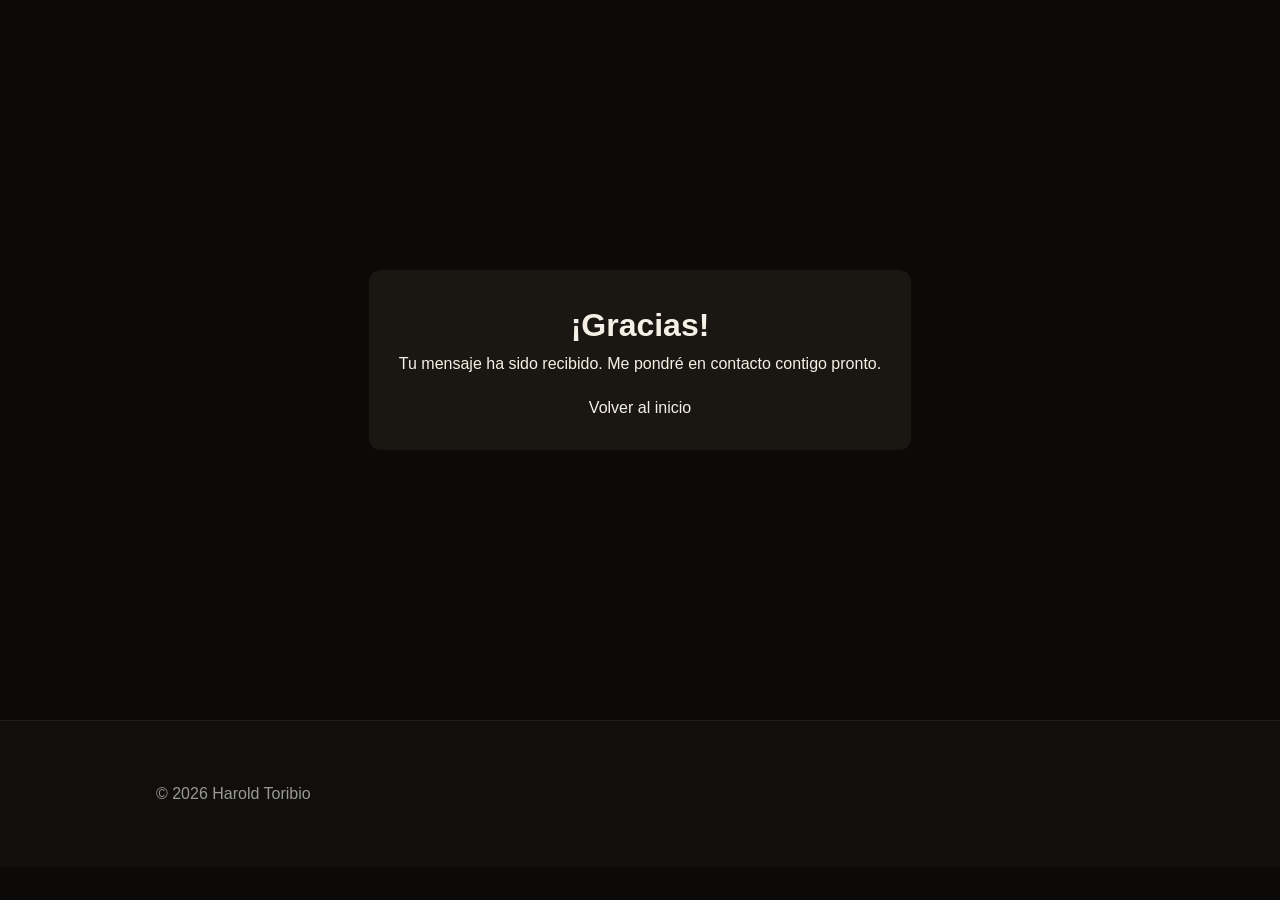
<file: thanks.html>
<!DOCTYPE html>
<html lang="es">
<head>
  <meta charset="utf-8" />
  <meta name="viewport" content="width=device-width, initial-scale=1" />
  <title>Gracias — Harold Toribio</title>
  <link rel="stylesheet" href="style.css">
</head>
<body>
  <main style="min-height:80vh;display:flex;align-items:center;justify-content:center;padding:80px 20px;text-align:center">
    <div style="max-width:700px;background:var(--card);padding:30px;border-radius:12px;border:1px solid var(--border)">
      <h1>¡Gracias!</h1>
      <p>Tu mensaje ha sido recibido. Me pondré en contacto contigo pronto.</p>
      <a class="btn btn-primary" href="index.html" style="display:inline-block;margin-top:18px">Volver al inicio</a>
    </div>
  </main>
  <footer class="footer"><p style="text-align:center;color:#999;padding:20px 0">© <span id="year"></span> Harold Toribio</p></footer>
  <script>document.getElementById('year').textContent = new Date().getFullYear();</script>
</body>
</html>
</file>
<file: style.css>
/* ════════════════════════════════════════════════
   HAROLD TORIBIO · PORTFOLIO v3
   Cinematic single-page · warm amber on deep dark
   Playfair Display + Space Grotesk + Space Mono
   ════════════════════════════════════════════════ */

:root {
  --void:    #0b0a08;
  --coal:    #110f0c;
  --slate:   #16140f;
  --card:    #1a1712;
  --line:    rgba(255,240,220,0.07);
  --line-hi: rgba(255,240,220,0.14);
  --amber:   #f0a035;
  --amber-lo:rgba(240,160,53,0.10);
  --amber-mid:rgba(240,160,53,0.30);
  --cream:   #f5efe6;
  --sand:    #a89880;
  --dust:    #6b6253;
  --shadow-d:#403520;

  --serif: 'Playfair Display', Georgia, serif;
  --sans:  'Space Grotesk', sans-serif;
  --mono:  'Space Mono', monospace;

  --ease:  cubic-bezier(0.16, 1, 0.3, 1);
  --ease2: cubic-bezier(0.65, 0, 0.35, 1);
}

/* ── RESET ─────────────────────────────────────── */
*, *::before, *::after { box-sizing: border-box; margin: 0; padding: 0; }
html { scroll-behavior: smooth; -webkit-font-smoothing: antialiased; }
body {
  background: var(--void);
  color: var(--cream);
  font-family: var(--sans);
  line-height: 1.6;
  overflow-x: hidden;
  cursor: none;
}
a { color: inherit; text-decoration: none; }
ul { list-style: none; }
button { font-family: inherit; border: none; background: none; cursor: none; color: inherit; }
img { display: block; max-width: 100%; }
::selection { background: var(--amber); color: var(--void); }

.mono-xs {
  font-family: var(--mono);
  font-size: 11px;
  letter-spacing: 0.04em;
}
.accent-text { color: var(--amber); }

/* ── CUSTOM CURSOR ─────────────────────────────── */
.cur {
  position: fixed;
  top: 0; left: 0;
  width: 28px; height: 28px;
  border: 1px solid var(--amber);
  border-radius: 50%;
  pointer-events: none;
  z-index: 99999;
  transform: translate(-50%, -50%);
  transition: width .3s var(--ease), height .3s var(--ease), background .3s, opacity .3s;
  mix-blend-mode: difference;
}
.cur.grow { width: 56px; height: 56px; background: var(--amber-lo); }
@media (hover: none) {
  .cur { display: none; }
  body, button { cursor: auto; }
}

/* ── LOADER ────────────────────────────────────── */
.loader {
  position: fixed;
  inset: 0;
  z-index: 9999;
  background: var(--void);
  display: flex;
  align-items: center;
  justify-content: center;
  transition: opacity .8s var(--ease), visibility .8s;
}
.loader.done { opacity: 0; visibility: hidden; }
.loader-inner {
  display: flex;
  flex-direction: column;
  align-items: center;
  gap: 20px;
  width: min(80vw, 360px);
}
.loader-name {
  font-family: var(--serif);
  font-style: italic;
  font-size: 28px;
  color: var(--cream);
  letter-spacing: 0.01em;
}
.loader-bar {
  width: 100%;
  height: 1px;
  background: var(--line-hi);
  overflow: hidden;
}
.loader-fill {
  width: 0%;
  height: 100%;
  background: var(--amber);
  transition: width .2s linear;
}
.loader-pct {
  font-family: var(--mono);
  font-size: 11px;
  color: var(--dust);
}

/* ── SCROLLBAR ─────────────────────────────────── */
::-webkit-scrollbar { width: 4px; }
::-webkit-scrollbar-track { background: var(--void); }
::-webkit-scrollbar-thumb { background: var(--amber-mid); }

/* ── NAV ───────────────────────────────────────── */
.nav {
  position: fixed;
  top: 0; left: 0; right: 0;
  z-index: 1000;
  height: 76px;
  display: flex;
  align-items: center;
  padding: 0 40px;
  gap: 32px;
  transition: background .5s var(--ease), border-color .5s, height .4s;
  border-bottom: 1px solid transparent;
}
.nav.shrink {
  height: 62px;
  background: rgba(11,10,8,0.82);
  backdrop-filter: blur(20px);
  border-color: var(--line);
}
.nav-logo {
  font-family: var(--serif);
  font-weight: 900;
  font-size: 22px;
  color: var(--cream);
  letter-spacing: 0.02em;
  position: relative;
}
.nav-logo::after {
  content: '.';
  color: var(--amber);
}
.nav-links {
  display: flex;
  gap: 34px;
  margin-left: auto;
}
.nav-links a {
  font-size: 13px;
  font-weight: 400;
  color: var(--sand);
  position: relative;
  transition: color .25s;
}
.nav-links a::after {
  content: '';
  position: absolute;
  left: 0; bottom: -5px;
  width: 0; height: 1px;
  background: var(--amber);
  transition: width .3s var(--ease);
}
.nav-links a:hover { color: var(--cream); }
.nav-links a:hover::after { width: 100%; }

.nav-right {
  display: flex;
  align-items: center;
  gap: 18px;
}
.lang-toggle {
  font-family: var(--mono);
  font-size: 11px;
  color: var(--amber);
  border: 1px solid var(--amber-mid);
  border-radius: 100px;
  padding: 5px 12px;
  letter-spacing: 0.08em;
  transition: background .25s, color .25s;
}
.lang-toggle:hover { background: var(--amber); color: var(--void); }
.nav-cta {
  display: flex;
  align-items: center;
  gap: 5px;
  font-size: 13px;
  font-weight: 500;
  color: var(--cream);
  transition: color .25s;
}
.nav-cta:hover { color: var(--amber); }

.nav-burger {
  display: none;
  flex-direction: column;
  gap: 6px;
  margin-left: auto;
}
.nav-burger span {
  width: 24px; height: 1.5px;
  background: var(--cream);
  transition: .3s var(--ease);
}
.nav-burger.open span:first-child { transform: translateY(3.75px) rotate(45deg); }
.nav-burger.open span:last-child { transform: translateY(-3.75px) rotate(-45deg); }

.mob-menu {
  position: fixed;
  top: 0; right: 0;
  width: min(78vw, 320px);
  height: 100vh;
  z-index: 999;
  background: var(--coal);
  border-left: 1px solid var(--line);
  display: flex;
  flex-direction: column;
  justify-content: center;
  gap: 8px;
  padding: 0 36px;
  transform: translateX(100%);
  transition: transform .5s var(--ease);
}
.mob-menu.open { transform: translateX(0); }
.mob-link {
  font-family: var(--serif);
  font-size: 30px;
  color: var(--sand);
  padding: 8px 0;
  transition: color .25s, padding-left .3s var(--ease);
}
.mob-link:hover { color: var(--amber); padding-left: 10px; }
.mob-cv {
  font-family: var(--sans);
  font-size: 14px;
  color: var(--amber);
  margin-top: 24px;
}

/* ── SCENE BASE ────────────────────────────────── */
.scene {
  position: relative;
  padding: 120px 40px;
  min-height: 100vh;
  display: flex;
  flex-direction: column;
  justify-content: center;
}
.scene-dark { background: var(--coal); }
.scene-inner {
  width: 100%;
  max-width: 1240px;
  margin: 0 auto;
}
.scene-label {
  display: flex;
  align-items: center;
  gap: 12px;
  margin-bottom: 28px;
  text-transform: uppercase;
  letter-spacing: 0.12em;
  color: var(--dust);
}
.scene-title {
  font-family: var(--serif);
  font-size: clamp(2.6rem, 6.5vw, 5.5rem);
  font-weight: 400;
  line-height: 0.98;
  letter-spacing: -0.015em;
  color: var(--cream);
  margin-bottom: 64px;
}
.scene-title em {
  font-style: italic;
  color: var(--amber);
}

/* ── HERO ──────────────────────────────────────── */
#hero {
  padding-top: 76px;
  overflow: hidden;
}
#hero::before {
  content: '';
  position: absolute;
  top: -10%; right: -5%;
  width: 50vw; height: 50vw;
  background: radial-gradient(circle, var(--amber-lo), transparent 65%);
  pointer-events: none;
  z-index: 0;
}
.hero-split {
  position: relative;
  z-index: 1;
  width: 100%;
  max-width: 1240px;
  margin: 0 auto;
  display: grid;
  grid-template-columns: 1.15fr 0.85fr;
  gap: 64px;
  align-items: center;
}
.hero-eyebrow {
  display: inline-flex;
  align-items: center;
  gap: 10px;
  font-family: var(--mono);
  font-size: 12px;
  color: var(--sand);
  margin-bottom: 32px;
  letter-spacing: 0.03em;
}
.dot-pulse {
  width: 7px; height: 7px;
  border-radius: 50%;
  background: var(--amber);
  box-shadow: 0 0 0 0 var(--amber-mid);
  animation: pulse 2.4s infinite;
}
@keyframes pulse {
  0% { box-shadow: 0 0 0 0 var(--amber-mid); }
  70% { box-shadow: 0 0 0 9px transparent; }
  100% { box-shadow: 0 0 0 0 transparent; }
}
.hero-headline {
  font-family: var(--serif);
  font-size: clamp(3.2rem, 8vw, 7rem);
  font-weight: 400;
  line-height: 0.94;
  letter-spacing: -0.02em;
  color: var(--cream);
  margin-bottom: 28px;
}
.hero-headline .h-line { display: block; }
.hero-headline .italic-serif {
  font-style: italic;
  color: var(--amber);
  margin-left: 0.06em;
}
.hero-sub {
  font-size: 17px;
  color: var(--sand);
  margin-bottom: 40px;
  font-weight: 400;
}
.hero-actions {
  display: flex;
  gap: 14px;
  margin-bottom: 56px;
}
.btn-main {
  display: inline-flex;
  align-items: center;
  gap: 10px;
  background: var(--amber);
  color: var(--void);
  font-size: 14px;
  font-weight: 600;
  padding: 14px 26px;
  border-radius: 2px;
  transition: gap .3s var(--ease), transform .3s var(--ease);
}
.btn-main:hover { gap: 16px; transform: translateY(-2px); }
.btn-main svg { transition: transform .3s; }
.btn-ghost {
  display: inline-flex;
  align-items: center;
  font-size: 14px;
  font-weight: 500;
  color: var(--cream);
  padding: 14px 24px;
  border: 1px solid var(--line-hi);
  border-radius: 2px;
  transition: border-color .3s, color .3s;
}
.btn-ghost:hover { border-color: var(--amber); color: var(--amber); }

.hero-kpis {
  display: flex;
  align-items: center;
  gap: 28px;
}
.kpi { display: flex; flex-direction: column; gap: 4px; }
.kpi-n {
  font-family: var(--serif);
  font-size: 2.4rem;
  font-weight: 700;
  color: var(--amber);
  line-height: 1;
}
.kpi-l {
  font-family: var(--mono);
  font-size: 10px;
  text-transform: uppercase;
  letter-spacing: 0.08em;
  color: var(--dust);
}
.kpi-sep { width: 1px; height: 44px; background: var(--line-hi); }

/* hero photo */
.hero-photo-frame {
  position: relative;
}
.hero-photo-inner {
  position: relative;
  aspect-ratio: 4/5;
  overflow: hidden;
  border-radius: 2px;
  background: var(--slate);
}
.hero-photo {
  width: 100%; height: 100%;
  object-fit: cover;
  object-position: center top;
  filter: grayscale(100%) contrast(1.05) brightness(0.95);
  transition: filter .6s var(--ease), transform .8s var(--ease);
}
.hero-photo-frame:hover .hero-photo {
  filter: grayscale(0%) contrast(1) brightness(1);
  transform: scale(1.02);
}
.photo-overlay {
  position: absolute;
  inset: 0;
  background: linear-gradient(180deg, transparent 55%, rgba(11,10,8,0.5));
  mix-blend-mode: multiply;
  pointer-events: none;
}
.hero-photo-frame::before {
  content: '';
  position: absolute;
  inset: -1px;
  border: 1px solid var(--amber-mid);
  border-radius: 2px;
  transform: translate(14px, 14px);
  z-index: -1;
  pointer-events: none;
}
.photo-tag {
  display: flex;
  flex-direction: column;
  gap: 3px;
  margin-top: 16px;
}

/* scroll cue */
.scroll-cue {
  position: absolute;
  bottom: 36px; left: 50%;
  transform: translateX(-50%);
  display: flex;
  flex-direction: column;
  align-items: center;
  gap: 10px;
  z-index: 2;
}
.scroll-wheel {
  width: 22px; height: 36px;
  border: 1px solid var(--line-hi);
  border-radius: 12px;
  display: flex;
  justify-content: center;
  padding-top: 7px;
}
.scroll-dot {
  width: 3px; height: 7px;
  border-radius: 2px;
  background: var(--amber);
  animation: scrollDot 1.8s var(--ease) infinite;
}
@keyframes scrollDot {
  0% { opacity: 0; transform: translateY(-4px); }
  40% { opacity: 1; }
  80% { opacity: 0; transform: translateY(8px); }
  100% { opacity: 0; }
}
.scroll-cue .mono-xs { color: var(--dust); text-transform: uppercase; letter-spacing: 0.15em; font-size: 9px; }

/* ── WORK / FEATURED ───────────────────────────── */
.feat-project {
  display: grid;
  grid-template-columns: 0.85fr 1.15fr;
  gap: 0;
  border: 1px solid var(--line);
  background: var(--void);
  margin-bottom: 24px;
  position: relative;
  overflow: hidden;
}
.scene-dark .feat-project { background: var(--slate); }
.feat-project::after {
  content: '';
  position: absolute;
  top: 0; left: 0;
  width: 100%; height: 2px;
  background: var(--amber);
  transform: scaleX(0);
  transform-origin: left;
  transition: transform .6s var(--ease);
}
.feat-project:hover::after { transform: scaleX(1); }
.feat-left {
  padding: 48px;
  border-right: 1px solid var(--line);
  display: flex;
  flex-direction: column;
  gap: 22px;
}
.feat-number {
  color: var(--dust);
  letter-spacing: 0.1em;
}
.feat-title {
  font-family: var(--serif);
  font-size: clamp(2rem, 4vw, 3.4rem);
  font-weight: 400;
  line-height: 1.0;
  color: var(--cream);
}
.feat-title em { font-style: italic; color: var(--amber); }
.feat-tags {
  display: flex;
  flex-wrap: wrap;
  gap: 8px;
  margin-top: auto;
}
.feat-tags span {
  font-family: var(--mono);
  font-size: 10px;
  color: var(--sand);
  border: 1px solid var(--line-hi);
  padding: 4px 10px;
}
.feat-right {
  padding: 48px;
  display: flex;
  flex-direction: column;
  gap: 28px;
}
.feat-desc {
  font-size: 16px;
  line-height: 1.7;
  color: var(--sand);
}
.feat-specs {
  border-top: 1px solid var(--line);
}
.spec-row {
  display: flex;
  justify-content: space-between;
  align-items: center;
  padding: 13px 0;
  border-bottom: 1px solid var(--line);
  gap: 20px;
}
.spec-k {
  font-family: var(--mono);
  font-size: 10px;
  text-transform: uppercase;
  letter-spacing: 0.08em;
  color: var(--dust);
  flex-shrink: 0;
}
.spec-v {
  font-size: 13px;
  color: var(--sand);
  text-align: right;
}
.proj-arrow-link {
  display: inline-flex;
  align-items: center;
  gap: 12px;
  font-size: 13px;
  font-weight: 500;
  color: var(--amber);
  text-transform: uppercase;
  letter-spacing: 0.08em;
  font-family: var(--mono);
}
.arrow-circle {
  display: inline-flex;
  align-items: center;
  justify-content: center;
  width: 32px; height: 32px;
  border: 1px solid var(--amber-mid);
  border-radius: 50%;
  transition: background .3s, color .3s, transform .3s var(--ease);
}
.proj-arrow-link:hover .arrow-circle {
  background: var(--amber);
  color: var(--void);
  transform: translateX(4px);
}

/* ── PROJECT GRID ──────────────────────────────── */
.proj-grid {
  display: grid;
  grid-template-columns: repeat(2, 1fr);
  gap: 24px;
}
.proj-card {
  border: 1px solid var(--line);
  background: var(--void);
  overflow: hidden;
  display: flex;
  flex-direction: column;
  transition: border-color .4s, transform .4s var(--ease);
}
.scene-dark .proj-card { background: var(--slate); }
.proj-card:hover {
  border-color: var(--line-hi);
  transform: translateY(-4px);
}
.proj-img-box {
  aspect-ratio: 16/9;
  overflow: hidden;
  border-bottom: 1px solid var(--line);
  background: var(--slate);
}
.proj-thumb {
  width: 100%; height: 100%;
  object-fit: cover;
  object-position: top center;
  filter: grayscale(40%) brightness(0.9);
  transition: filter .5s var(--ease), transform .7s var(--ease);
}
.proj-card:hover .proj-thumb {
  filter: grayscale(0%) brightness(1);
  transform: scale(1.05);
}
.proj-img-placeholder {
  display: flex;
  align-items: center;
  justify-content: center;
  border-bottom: 1px solid var(--line);
}
.proj-img-placeholder .mono-xs { color: var(--dust); letter-spacing: 0.12em; text-transform: uppercase; }
.proj-card-body {
  padding: 28px;
  display: flex;
  flex-direction: column;
  gap: 14px;
  flex: 1;
}
.proj-card-top {
  display: flex;
  align-items: center;
  gap: 12px;
}
.proj-idx { color: var(--dust); letter-spacing: 0.1em; }
.proj-badge {
  font-family: var(--mono);
  font-size: 9px;
  text-transform: uppercase;
  letter-spacing: 0.08em;
  padding: 3px 9px;
}
.proj-badge.biz { background: var(--amber-lo); color: var(--amber); border: 1px solid var(--amber-mid); }
.proj-badge.acad { background: rgba(180,160,255,0.08); color: #b3a4e6; border: 1px solid rgba(180,160,255,0.2); }
.proj-card-title {
  font-family: var(--serif);
  font-size: clamp(1.5rem, 2.6vw, 2rem);
  font-weight: 400;
  line-height: 1.05;
  color: var(--cream);
}
.proj-card-title em { font-style: italic; color: var(--amber); }
.proj-card-desc {
  font-size: 14px;
  line-height: 1.65;
  color: var(--sand);
}
.proj-card-stack {
  display: flex;
  flex-wrap: wrap;
  gap: 6px;
}
.proj-card-stack span {
  font-family: var(--mono);
  font-size: 10px;
  color: var(--dust);
  border: 1px solid var(--line);
  padding: 3px 8px;
}
.proj-card-link {
  margin-top: auto;
  font-family: var(--mono);
  font-size: 11px;
  text-transform: uppercase;
  letter-spacing: 0.08em;
  color: var(--amber);
  transition: letter-spacing .3s;
}
.proj-card-link:hover { letter-spacing: 0.14em; }

/* ── ABOUT ─────────────────────────────────────── */
.about-split {
  display: grid;
  grid-template-columns: 1fr 1fr;
  gap: 72px;
  align-items: start;
}
.about-left .scene-title { margin-bottom: 32px; }
.about-body {
  display: flex;
  flex-direction: column;
  gap: 18px;
  margin-bottom: 32px;
}
.about-body p {
  font-size: 15px;
  line-height: 1.8;
  color: var(--sand);
}
.about-badges {
  display: flex;
  flex-wrap: wrap;
  gap: 8px;
}
.about-badges span {
  font-family: var(--mono);
  font-size: 10px;
  letter-spacing: 0.05em;
  text-transform: uppercase;
  color: var(--sand);
  border: 1px solid var(--line-hi);
  padding: 6px 12px;
  transition: border-color .3s, color .3s;
}
.about-badges span:hover { border-color: var(--amber-mid); color: var(--amber); }

/* experience timeline */
.exp-list { display: flex; flex-direction: column; }
.exp-entry { display: flex; gap: 22px; }
.exp-line-wrap {
  display: flex;
  flex-direction: column;
  align-items: center;
  padding-top: 5px;
}
.exp-dot {
  width: 11px; height: 11px;
  border-radius: 50%;
  border: 2px solid var(--line-hi);
  background: var(--void);
  flex-shrink: 0;
  transition: .3s;
}
.scene-dark .exp-dot { background: var(--slate); }
.exp-dot.active {
  border-color: var(--amber);
  background: var(--amber);
  box-shadow: 0 0 12px var(--amber-mid);
}
.exp-vline {
  width: 1px;
  flex: 1;
  min-height: 30px;
  background: var(--line-hi);
  margin-top: 6px;
}
.exp-content {
  padding-bottom: 32px;
  display: flex;
  flex-direction: column;
  gap: 3px;
}
.exp-period { color: var(--dust); letter-spacing: 0.04em; }
.exp-role {
  font-size: 16px;
  font-weight: 600;
  color: var(--cream);
  margin-top: 2px;
}
.exp-co {
  font-family: var(--mono);
  font-size: 12px;
  margin-bottom: 6px;
}
.exp-detail {
  font-size: 13.5px;
  line-height: 1.65;
  color: var(--sand);
}

/* ── STACK BENTO ───────────────────────────────── */
.stack-bento {
  display: grid;
  grid-template-columns: repeat(6, 1fr);
  grid-auto-rows: minmax(200px, auto);
  gap: 20px;
}
.bento-card {
  border: 1px solid var(--line);
  background: var(--void);
  padding: 28px;
  display: flex;
  flex-direction: column;
  gap: 20px;
  transition: border-color .4s, background .4s;
  position: relative;
  overflow: hidden;
}
.bento-card:hover { border-color: var(--amber-mid); }
.bento-card::before {
  content: '';
  position: absolute;
  top: 0; right: 0;
  width: 60px; height: 60px;
  background: radial-gradient(circle at top right, var(--amber-lo), transparent 70%);
  opacity: 0;
  transition: opacity .4s;
}
.bento-card:hover::before { opacity: 1; }
.bento-lg { grid-column: span 3; }
.bento-md { grid-column: span 3; }
.bento-sm { grid-column: span 3; }
.bento-label {
  text-transform: uppercase;
  letter-spacing: 0.12em;
  color: var(--amber);
}
.bento-list {
  display: flex;
  flex-direction: column;
  gap: 13px;
}
.bento-list li {
  display: flex;
  align-items: center;
  gap: 10px;
  font-size: 14px;
  color: var(--sand);
  transition: color .25s;
}
.bento-list li:hover { color: var(--cream); }
.tech-bullet {
  font-family: var(--mono);
  font-size: 11px;
  color: var(--amber);
}

/* ── CONTACT ───────────────────────────────────── */
.contact-split {
  display: grid;
  grid-template-columns: 1fr 1fr;
  gap: 72px;
  align-items: start;
}
.contact-left .scene-title { margin-bottom: 24px; }
.contact-sub {
  font-size: 16px;
  line-height: 1.7;
  color: var(--sand);
  margin-bottom: 40px;
  max-width: 420px;
}
.contact-links { display: flex; flex-direction: column; }
.contact-item {
  display: flex;
  align-items: center;
  gap: 16px;
  padding: 18px 0;
  border-bottom: 1px solid var(--line);
  transition: padding-left .35s var(--ease);
}
.contact-item:first-child { border-top: 1px solid var(--line); }
.contact-item:hover { padding-left: 12px; }
.ci-label {
  color: var(--dust);
  text-transform: uppercase;
  letter-spacing: 0.1em;
  width: 80px;
  flex-shrink: 0;
}
.ci-value {
  font-size: 15px;
  color: var(--cream);
  flex: 1;
  transition: color .25s;
}
.contact-item:hover .ci-value { color: var(--amber); }
.ci-arr {
  color: var(--dust);
  font-size: 16px;
  transition: color .25s, transform .3s var(--ease);
}
.contact-item:hover .ci-arr { color: var(--amber); transform: translate(3px, -3px); }

/* form */
.c-form { display: flex; flex-direction: column; gap: 24px; }
.c-field { display: flex; flex-direction: column; gap: 8px; }
.c-field label {
  font-family: var(--mono);
  font-size: 10px;
  text-transform: uppercase;
  letter-spacing: 0.1em;
  color: var(--dust);
}
.c-field input,
.c-field textarea {
  background: transparent;
  border: none;
  border-bottom: 1px solid var(--line-hi);
  padding: 11px 0;
  color: var(--cream);
  font-family: var(--sans);
  font-size: 15px;
  outline: none;
  resize: none;
  transition: border-color .3s;
}
.c-field input::placeholder,
.c-field textarea::placeholder { color: var(--dust); }
.c-field input:focus,
.c-field textarea:focus { border-color: var(--amber); }
.c-submit {
  display: inline-flex;
  align-items: center;
  gap: 12px;
  align-self: flex-start;
  margin-top: 8px;
  background: var(--amber);
  color: var(--void);
  font-size: 14px;
  font-weight: 600;
  padding: 14px 28px;
  border-radius: 2px;
  transition: gap .3s var(--ease), transform .3s var(--ease);
}
.c-submit:hover { gap: 18px; transform: translateY(-2px); }

/* ── FOOTER ────────────────────────────────────── */
.footer {
  display: grid;
  grid-template-columns: 1fr 1fr 1fr;
  align-items: center;
  padding: 40px;
  border-top: 1px solid var(--line);
  gap: 20px;
  background: var(--coal);
}
.footer-left { display: flex; flex-direction: column; gap: 5px; }
.footer-name {
  font-family: var(--serif);
  font-style: italic;
  font-size: 16px;
  color: var(--cream);
}
.footer-loc { color: var(--dust); letter-spacing: 0.06em; }
.footer-center {
  text-align: center;
  color: var(--dust);
  font-style: italic;
}
.footer-right {
  display: flex;
  gap: 22px;
  justify-content: flex-end;
}
.footer-right a {
  font-family: var(--mono);
  font-size: 11px;
  text-transform: uppercase;
  letter-spacing: 0.06em;
  color: var(--sand);
  transition: color .25s;
}
.footer-right a:hover { color: var(--amber); }

/* ── CINEMATIC REVEALS ─────────────────────────── */
.cin-fade {
  opacity: 0;
  transform: translateY(20px);
  animation: cinFade .9s var(--ease) forwards;
  animation-delay: var(--d, 0s);
}
@keyframes cinFade {
  to { opacity: 1; transform: none; }
}
body.loading .cin-fade { animation-play-state: paused; }

.cin-rise {
  opacity: 0;
  transform: translateY(40px);
  transition: opacity .9s var(--ease), transform .9s var(--ease);
  transition-delay: calc(var(--ri, 0) * 0.08s);
}
.cin-rise.in { opacity: 1; transform: none; }

/* ── RESPONSIVE ────────────────────────────────── */
@media (max-width: 1024px) {
  .stack-bento { grid-template-columns: repeat(2, 1fr); }
  .bento-lg, .bento-md, .bento-sm { grid-column: span 1; }
}

@media (max-width: 880px) {
  .nav { padding: 0 24px; }
  .nav-links, .nav-right { display: none; }
  .nav-burger { display: flex; }
  .scene { padding: 90px 24px; }

  .hero-split { grid-template-columns: 1fr; gap: 40px; }
  .hero-photo-frame { order: -1; max-width: 320px; }
  .hero-photo-frame::before { transform: translate(10px, 10px); }

  .feat-project { grid-template-columns: 1fr; }
  .feat-left { border-right: none; border-bottom: 1px solid var(--line); padding: 32px; }
  .feat-right { padding: 32px; }
  .proj-grid { grid-template-columns: 1fr; }

  .about-split, .contact-split { grid-template-columns: 1fr; gap: 48px; }

  .footer { grid-template-columns: 1fr; text-align: center; }
  .footer-left { align-items: center; }
  .footer-right { justify-content: center; }
}

@media (max-width: 480px) {
  .hero-kpis { gap: 16px; }
  .kpi-n { font-size: 1.9rem; }
  .hero-actions { flex-direction: column; }
  .btn-main, .btn-ghost { justify-content: center; }
  .stack-bento { grid-template-columns: 1fr; }
}
</file>
